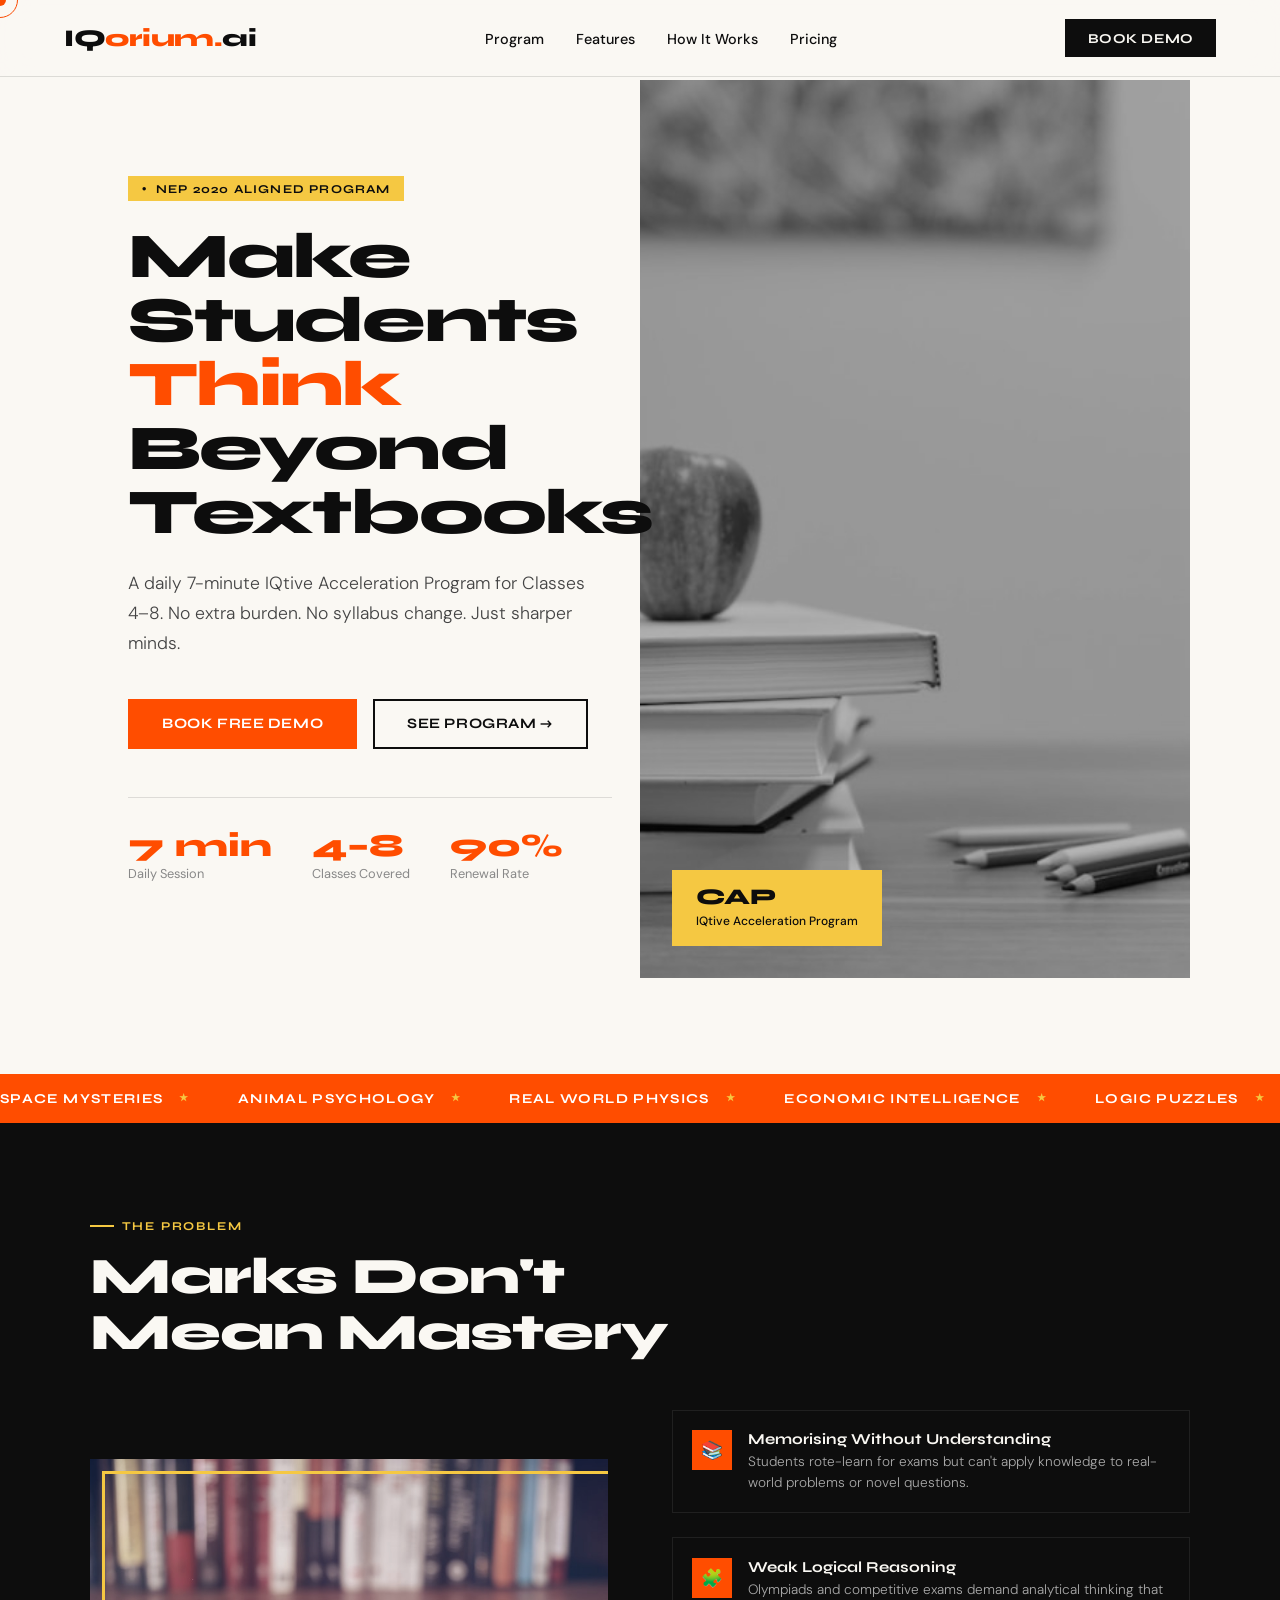
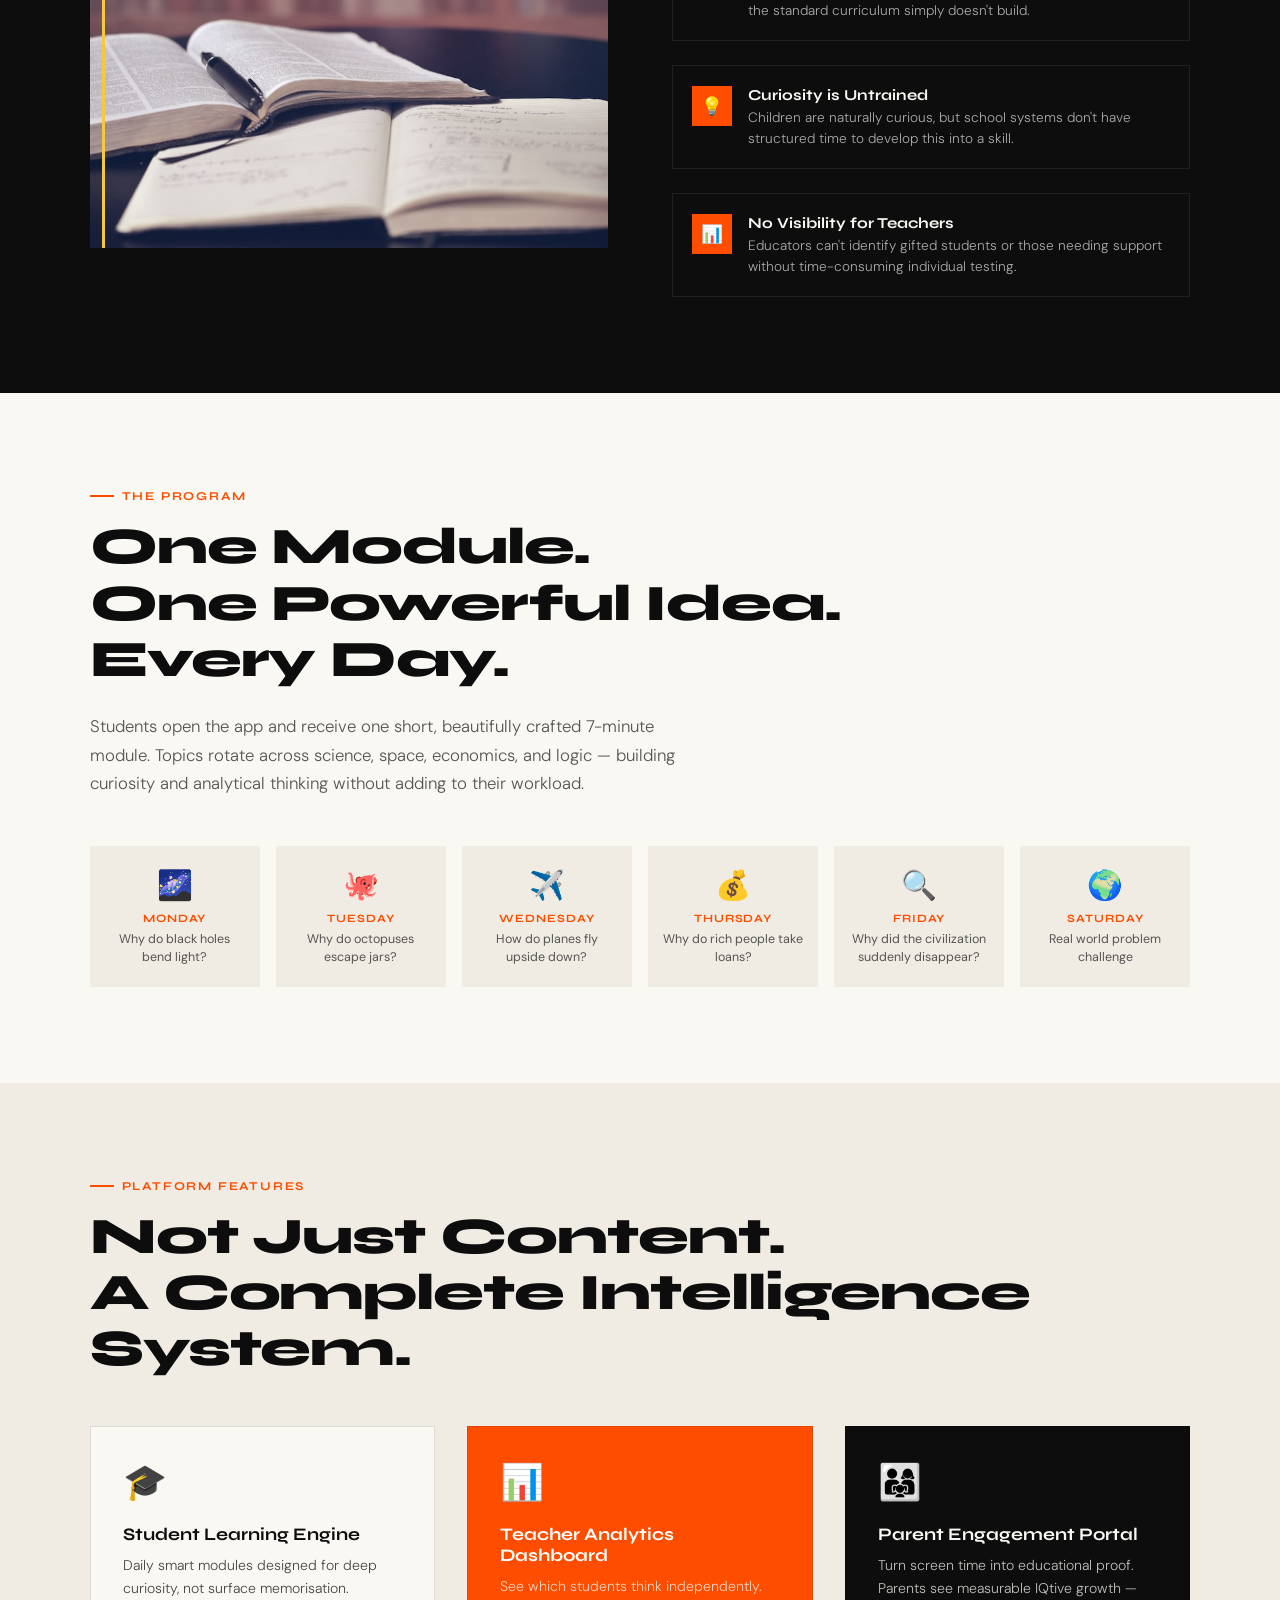
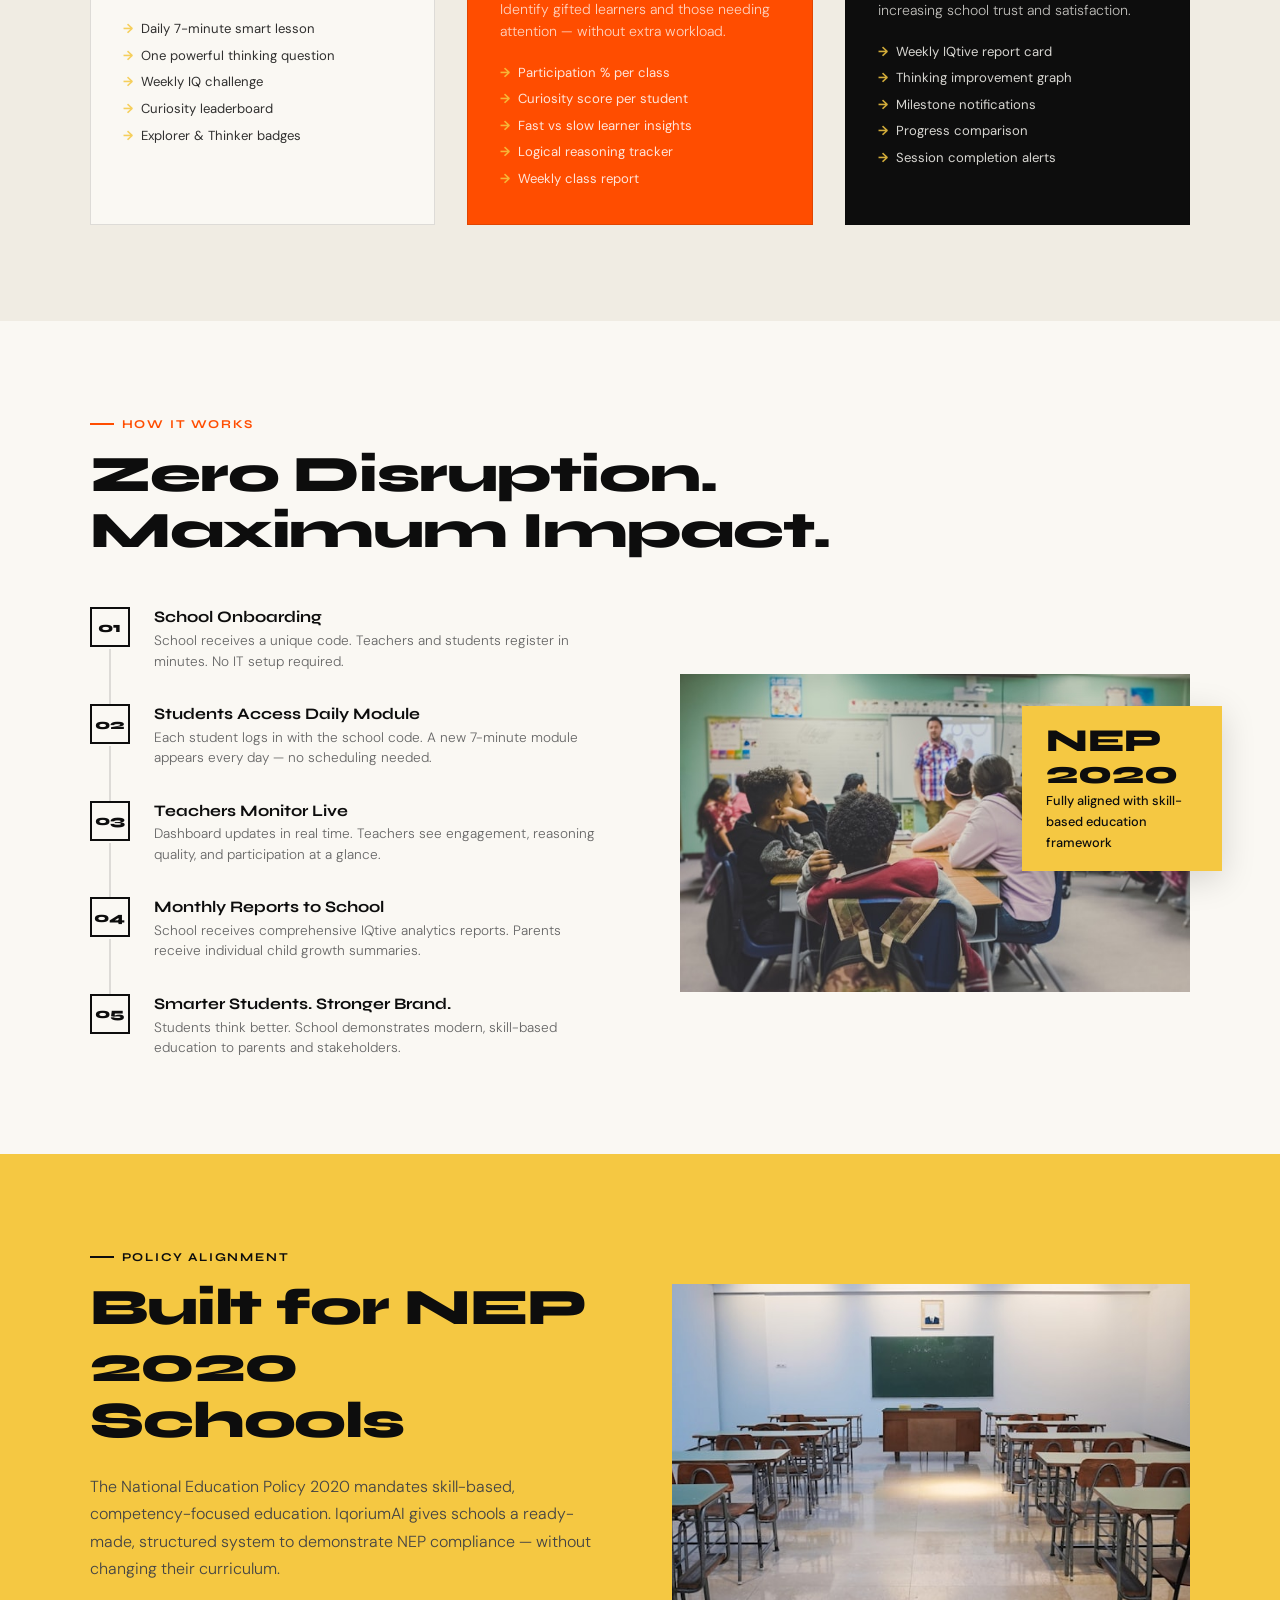
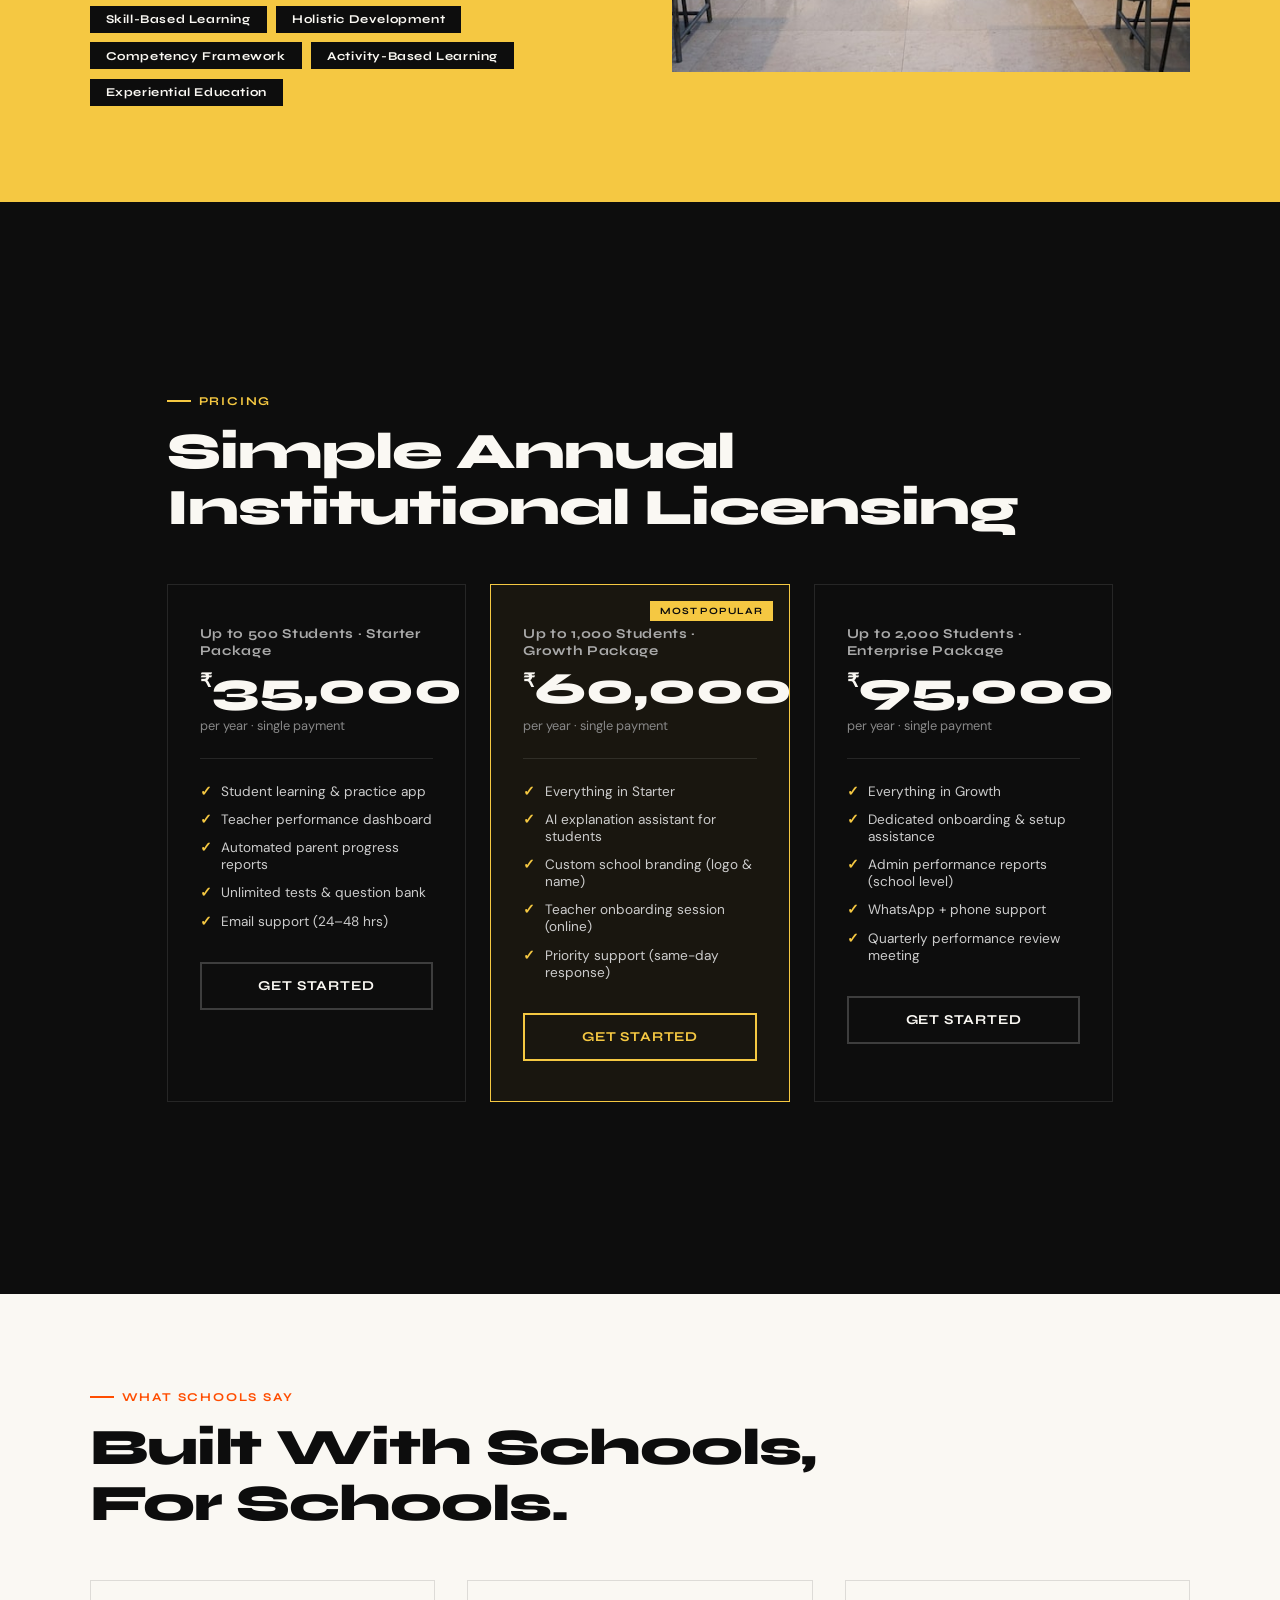
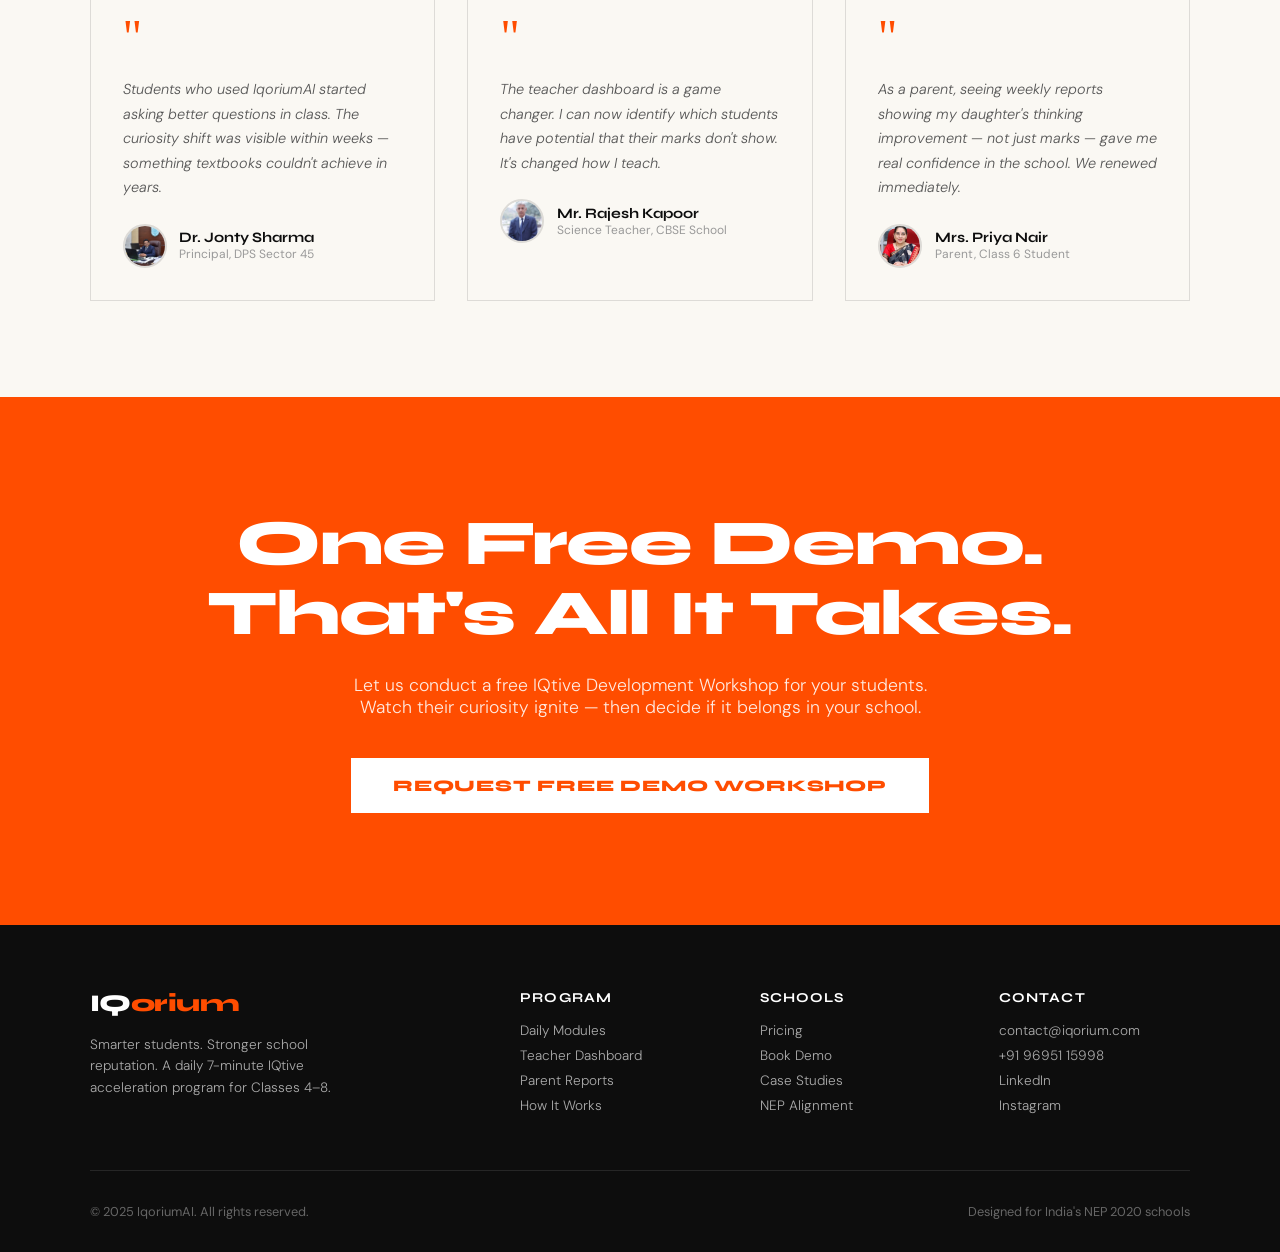
<file: index.html>
<!doctype html>
<html lang="en">
  <head>
    <meta charset="UTF-8" />
    <meta name="viewport" content="width=device-width, initial-scale=1.0" />
    <title>IqoriumAI — IQtive Acceleration Program</title>
    <link
      href="https://fonts.googleapis.com/css2?family=Syne:wght@400;600;700;800&family=DM+Sans:ital,wght@0,300;0,400;0,500;1,300&display=swap"
      rel="stylesheet"
    />
    <link rel="icon" type="image/png" href="https://cdn-icons-png.flaticon.com/512/5281/5281690.png">
    <link rel="stylesheet" href="style.css" />
  </head>
  <body>
    <!-- Cursor -->
    <div class="cursor" id="cursor"></div>
    <div class="cursor-ring" id="cursorRing"></div>

    <!-- NAV -->
    <nav>
      <div class="nav-logo">IQ<span>orium.</span>ai</div>
      <ul class="nav-links">
        <li><a href="#program">Program</a></li>
        <li><a href="#features">Features</a></li>
        <li><a href="#how">How It Works</a></li>
        <li><a href="#pricing">Pricing</a></li>
      </ul>
      <a href="mailto:contact@iqorium.com?subject=Free Demo Workshop Request">
        <button
          class="nav-cta"
          onclick="
            scrollTo({
              top: document.getElementById('cta').offsetTop,
              behavior: 'smooth',
            })
          "
        >
        
          Book Demo
        </button>
      </a>
      <div class="hamburger" id="hamburger">
        <span></span><span></span><span></span>
      </div>
    </nav>

    <!-- HERO -->
    <section class="hero">
      <div class="hero-left">
        <div class="hero-tag">NEP 2020 Aligned Program</div>
        <h1>Make Students <em>Think</em> Beyond Textbooks</h1>
        <p class="hero-sub">
          A daily 7-minute IQtive Acceleration Program for Classes 4–8. No extra
          burden. No syllabus change. Just sharper minds.
        </p>
        <div class="hero-actions">
          <a href="mailto:contact@iqorium.com?subject=Free Demo Workshop Request" class="btn-primary">Book Free Demo</a>
          <a href="#program" class="btn-outline">See Program →</a>
        </div>
        <div class="hero-stats">
          <div>
            <div class="stat-num">7 min</div>
            <div class="stat-label">Daily Session</div>
          </div>
          <div>
            <div class="stat-num">4–8</div>
            <div class="stat-label">Classes Covered</div>
          </div>
          <div>
            <div class="stat-num">90%</div>
            <div class="stat-label">Renewal Rate</div>
          </div>
        </div>
      </div>
      <div class="hero-right">
        <img src="assets/image1.jpeg" alt="Students learning" />
        <div class="hero-badge">
          <strong>CAP</strong>
          <span>IQtive Acceleration Program</span>
        </div>
      </div>
    </section>

    <!-- MARQUEE -->
    <div class="marquee-wrap">
      <div class="marquee-track">
        <span class="marquee-item">Space Mysteries</span>
        <span class="marquee-item">Animal Psychology</span>
        <span class="marquee-item">Real World Physics</span>
        <span class="marquee-item">Economic Intelligence</span>
        <span class="marquee-item">Logic Puzzles</span>
        <span class="marquee-item">Brain Challenges</span>
        <span class="marquee-item">Curiosity Training</span>
        <span class="marquee-item">Critical Thinking</span>
        <span class="marquee-item">Space Mysteries</span>
        <span class="marquee-item">Animal Psychology</span>
        <span class="marquee-item">Real World Physics</span>
        <span class="marquee-item">Economic Intelligence</span>
        <span class="marquee-item">Logic Puzzles</span>
        <span class="marquee-item">Brain Challenges</span>
        <span class="marquee-item">Curiosity Training</span>
        <span class="marquee-item">Critical Thinking</span>
      </div>
    </div>

    <!-- PROBLEM -->
    <section class="problem">
      <div class="section-label">The Problem</div>
      <h2>Marks Don't<br />Mean Mastery</h2>
      <div class="problem-grid">
        <div class="problem-img reveal">
          <img src="assets/image2.jpeg" alt="Students studying" />
        </div>
        <div class="problem-points">
          <div class="problem-point reveal">
            <div class="pp-icon">📚</div>
            <div>
              <div class="pp-title">Memorising Without Understanding</div>
              <div class="pp-desc">
                Students rote-learn for exams but can't apply knowledge to
                real-world problems or novel questions.
              </div>
            </div>
          </div>
          <div class="problem-point reveal">
            <div class="pp-icon">🧩</div>
            <div>
              <div class="pp-title">Weak Logical Reasoning</div>
              <div class="pp-desc">
                Olympiads and competitive exams demand analytical thinking that
                the standard curriculum simply doesn't build.
              </div>
            </div>
          </div>
          <div class="problem-point reveal">
            <div class="pp-icon">💡</div>
            <div>
              <div class="pp-title">Curiosity is Untrained</div>
              <div class="pp-desc">
                Children are naturally curious, but school systems don't have
                structured time to develop this into a skill.
              </div>
            </div>
          </div>
          <div class="problem-point reveal">
            <div class="pp-icon">📊</div>
            <div>
              <div class="pp-title">No Visibility for Teachers</div>
              <div class="pp-desc">
                Educators can't identify gifted students or those needing
                support without time-consuming individual testing.
              </div>
            </div>
          </div>
        </div>
      </div>
    </section>

    <!-- PROGRAM -->
    <section id="program">
      <div class="section-label">The Program</div>
      <h2>One Module.<br />One Powerful Idea.<br />Every Day.</h2>
      <div class="program-intro">
        <p>
          Students open the app and receive one short, beautifully crafted
          7-minute module. Topics rotate across science, space, economics, and
          logic — building curiosity and analytical thinking without adding to
          their workload.
        </p>
      </div>
      <div class="week-grid">
        <div class="day-card reveal">
          <span class="day-emoji">🌌</span>
          <div class="day-name">Monday</div>
          <div class="day-topic">Why do black holes bend light?</div>
        </div>
        <div class="day-card reveal">
          <span class="day-emoji">🐙</span>
          <div class="day-name">Tuesday</div>
          <div class="day-topic">Why do octopuses escape jars?</div>
        </div>
        <div class="day-card reveal">
          <span class="day-emoji">✈️</span>
          <div class="day-name">Wednesday</div>
          <div class="day-topic">How do planes fly upside down?</div>
        </div>
        <div class="day-card reveal">
          <span class="day-emoji">💰</span>
          <div class="day-name">Thursday</div>
          <div class="day-topic">Why do rich people take loans?</div>
        </div>
        <div class="day-card reveal">
          <span class="day-emoji">🔍</span>
          <div class="day-name">Friday</div>
          <div class="day-topic">Why did the civilization suddenly disappear?</div>
        </div>
        <div class="day-card reveal">
          <span class="day-emoji">🌍</span>
          <div class="day-name">Saturday</div>
          <div class="day-topic">Real world problem challenge</div>
        </div>
       
      </div>
    </section>

    <!-- FEATURES -->
    <section class="features" id="features">
      <div class="section-label">Platform Features</div>
      <h2>Not Just Content.<br />A Complete Intelligence System.</h2>
      <div class="features-grid">
        <div class="feature-card reveal">
          <span class="feature-icon">🎓</span>
          <div class="feature-title">Student Learning Engine</div>
          <div class="feature-desc">
            Daily smart modules designed for deep curiosity, not surface
            memorisation.
          </div>
          <ul class="feature-list">
            <li>Daily 7-minute smart lesson</li>
            <li>One powerful thinking question</li>
            <li>Weekly IQ challenge</li>
            <li>Curiosity leaderboard</li>
            <li>Explorer & Thinker badges</li>
          </ul>
        </div>
        <div class="feature-card accent-card reveal">
          <span class="feature-icon">📊</span>
          <div class="feature-title">Teacher Analytics Dashboard</div>
          <div class="feature-desc">
            See which students think independently. Identify gifted learners and
            those needing attention — without extra workload.
          </div>
          <ul class="feature-list">
            <li>Participation % per class</li>
            <li>Curiosity score per student</li>
            <li>Fast vs slow learner insights</li>
            <li>Logical reasoning tracker</li>
            <li>Weekly class report</li>
          </ul>
        </div>
        <div class="feature-card dark-card reveal">
          <span class="feature-icon">👨‍👩‍👧</span>
          <div class="feature-title">Parent Engagement Portal</div>
          <div class="feature-desc">
            Turn screen time into educational proof. Parents see measurable
            IQtive growth — increasing school trust and satisfaction.
          </div>
          <ul class="feature-list">
            <li>Weekly IQtive report card</li>
            <li>Thinking improvement graph</li>
            <li>Milestone notifications</li>
            <li>Progress comparison</li>
            <li>Session completion alerts</li>
          </ul>
        </div>
      </div>
    </section>

    <!-- HOW IT WORKS -->
    <section id="how">
      <div class="section-label">How It Works</div>
      <h2>Zero Disruption.<br />Maximum Impact.</h2>
      <div class="how-grid">
        <div class="steps">
          <div class="step reveal">
            <div class="step-num">01</div>
            <div class="step-content">
              <h3>School Onboarding</h3>
              <p>
                School receives a unique code. Teachers and students register in
                minutes. No IT setup required.
              </p>
            </div>
          </div>
          <div class="step reveal">
            <div class="step-num">02</div>
            <div class="step-content">
              <h3>Students Access Daily Module</h3>
              <p>
                Each student logs in with the school code. A new 7-minute module
                appears every day — no scheduling needed.
              </p>
            </div>
          </div>
          <div class="step reveal">
            <div class="step-num">03</div>
            <div class="step-content">
              <h3>Teachers Monitor Live</h3>
              <p>
                Dashboard updates in real time. Teachers see engagement,
                reasoning quality, and participation at a glance.
              </p>
            </div>
          </div>
          <div class="step reveal">
            <div class="step-num">04</div>
            <div class="step-content">
              <h3>Monthly Reports to School</h3>
              <p>
                School receives comprehensive IQtive analytics reports. Parents
                receive individual child growth summaries.
              </p>
            </div>
          </div>
          <div class="step reveal">
            <div class="step-num">05</div>
            <div class="step-content">
              <h3>Smarter Students. Stronger Brand.</h3>
              <p>
                Students think better. School demonstrates modern, skill-based
                education to parents and stakeholders.
              </p>
            </div>
          </div>
        </div>
        <div class="how-visual reveal">
          <img
            class="how-img"
            src="assets/image3.jpeg"
            alt="Classroom engagement"
          />
          <div class="how-card">
            <strong>NEP<br />2020</strong>
            <span>Fully aligned with skill-based education framework</span>
          </div>
        </div>
      </div>
    </section>

    <!-- NEP -->
    <section class="nep">
      <div class="nep-inner">
        <div>
          <div
            class="section-label"
            style="color: var(--ink); --accent: var(--ink)"
          >
            Policy Alignment
          </div>
          <h2>Built for NEP 2020 Schools</h2>
          <p>
            The National Education Policy 2020 mandates skill-based,
            competency-focused education. IqoriumAI gives schools a ready-made,
            structured system to demonstrate NEP compliance — without changing
            their curriculum.
          </p>
          <div class="nep-tags">
            <span class="nep-tag">Skill-Based Learning</span>
            <span class="nep-tag">Holistic Development</span>
            <span class="nep-tag">Competency Framework</span>
            <span class="nep-tag">Activity-Based Learning</span>
            <span class="nep-tag">Experiential Education</span>
          </div>
        </div>
        <div class="nep-img reveal">
          <img src="assets/image4.jpeg" alt="Modern education" />
        </div>
      </div>
    </section>

    <!-- PRICING -->
    <section class="pricing" id="pricing">
      <section class="pricing" id="pricing">
  <div class="section-label">Pricing</div>
  <h2>Simple Annual<br />Institutional Licensing</h2>

  <div class="pricing-grid">
<!-- STARTER -->
<div class="price-card reveal">
  <div class="price-students">Up to 500 Students · Starter Package</div>
  <div class="price-amount"><sup>₹</sup>35,000</div>
  <div class="price-year">per year · single payment</div>
  <div class="price-divider"></div>

  <ul class="price-features">
    <li>Student learning & practice app</li>
    <li>Teacher performance dashboard</li>
    <li>Automated parent progress reports</li>
    <li>Unlimited tests & question bank</li>
    <li>Email support (24–48 hrs)</li>
  </ul>

  <a href="#cta" class="price-cta">Get Started</a>
</div>


<!-- GROWTH -->
<div class="price-card featured reveal">
  <div class="price-students">Up to 1,000 Students · Growth Package</div>
  <div class="price-amount"><sup>₹</sup>60,000</div>
  <div class="price-year">per year · single payment</div>
  <div class="price-divider"></div>

  <ul class="price-features">
    <li>Everything in Starter</li>
    <li>AI explanation assistant for students</li>
    <li>Custom school branding (logo & name)</li>
    <li>Teacher onboarding session (online)</li>
    <li>Priority support (same-day response)</li>
  </ul>

  <a href="#cta" class="price-cta">Get Started</a>
</div>


<!-- ENTERPRISE -->
<div class="price-card reveal">
  <div class="price-students">Up to 2,000 Students · Enterprise Package</div>
  <div class="price-amount"><sup>₹</sup>95,000</div>
  <div class="price-year">per year · single payment</div>
  <div class="price-divider"></div>

  <ul class="price-features">
    <li>Everything in Growth</li>
    <li>Dedicated onboarding & setup assistance</li>
    <li>Admin performance reports (school level)</li>
    <li>WhatsApp + phone support</li>
    <li>Quarterly performance review meeting</li>
  </ul>

  <a href="#cta" class="price-cta">Get Started</a>
</div>
  </div>
</section>

    </section>

    <!-- TESTIMONIALS -->
    <section class="testimonials">
      <div class="section-label">What Schools Say</div>
      <h2>Built With Schools,<br />For Schools.</h2>
      <div class="test-grid">
        <div class="test-card reveal">
          <div class="test-quote">"</div>
          <p class="test-text">
            Students who used IqoriumAI started asking better questions in
            class. The curiosity shift was visible within weeks — something
            textbooks couldn't achieve in years.
          </p>
          <div class="test-author">
            <div class="test-avatar">
              <img
                src="./assets/testimonial-1.jpeg"
                alt="Principal"
              />
            </div>
            <div>
              <div class="test-name">Dr. Jonty Sharma</div>
              <div class="test-role">Principal, DPS Sector 45</div>
            </div>
          </div>
        </div>
        <div class="test-card reveal">
          <div class="test-quote">"</div>
          <p class="test-text">
            The teacher dashboard is a game changer. I can now identify which
            students have potential that their marks don't show. It's changed
            how I teach.
          </p>
          <div class="test-author">
            <div class="test-avatar">
              <img
                src="./assets/testimonial-2.jpg"
                alt="Teacher"
              />
            </div>
            <div>
              <div class="test-name">Mr. Rajesh Kapoor</div>
              <div class="test-role">Science Teacher, CBSE School</div>
            </div>
          </div>
        </div>
        <div class="test-card reveal">
          <div class="test-quote">"</div>
          <p class="test-text">
            As a parent, seeing weekly reports showing my daughter's thinking
            improvement — not just marks — gave me real confidence in the
            school. We renewed immediately.
          </p>
          <div class="test-author">
            <div class="test-avatar">
              <img
                src="./assets/testimonial-3.jpg"
                alt="Parent"
              />
            </div>
            <div>
              <div class="test-name">Mrs. Priya Nair</div>
              <div class="test-role">Parent, Class 6 Student</div>
            </div>
          </div>
        </div>
      </div>
    </section>

    <!-- CTA -->
    <section class="cta-section" id="cta">
      <h2>One Free Demo.<br />That's All It Takes.</h2>
      <p>
        Let us conduct a free IQtive Development Workshop for your students.
        Watch their curiosity ignite — then decide if it belongs in your school.
      </p>
      <a
        href="mailto:contact@iqorium.com?subject=Free Demo Workshop Request"
        class="btn-white"
        >Request Free Demo Workshop</a
      >
    </section>

    <!-- FOOTER -->
    <footer>
      <div class="footer-top">
        <div class="footer-brand">
          <div class="nav-logo" style="color: #fff">
            IQ<span style="color: var(--accent)">orium</span>
          </div>
          <p>
            Smarter students. Stronger school reputation. A daily 7-minute
            IQtive acceleration program for Classes 4–8.
          </p>
        </div>
        <div class="footer-col">
          <h4>Program</h4>
          <a href="#program">Daily Modules</a>
          <a href="#features">Teacher Dashboard</a>
          <a href="#features">Parent Reports</a>
          <a href="#how">How It Works</a>
        </div>
        <div class="footer-col">
          <h4>Schools</h4>
          <a href="#pricing">Pricing</a>
          <a href="#cta">Book Demo</a>
          <a href="#">Case Studies</a>
          <a href="#">NEP Alignment</a>
        </div>
        <div class="footer-col">
          <h4>Contact</h4>
          <a href="mailto:contact@iqorium.com">contact@iqorium.com</a>
          <a href="tel:+919999999999">+91 96951 15998</a>
          <a href="#">LinkedIn</a>
          <a href="#">Instagram</a>
        </div>
      </div>
      <div class="footer-bottom">
        <span>© 2025 IqoriumAI. All rights reserved.</span>
        <span>Designed for India's NEP 2020 schools</span>
      </div>
    </footer>

    <script src="main.js"></script>
  </body>
</html>
</file>
<file: style.css>
:root {
  --ink: #0d0d0d;
  --paper: #faf8f3;
  --accent: #ff4d00;
  --gold: #f5c842;
  --sky: #c8e8ff;
  --mid: #4a3f6b;
  --soft: #f0ece3;
  --border: rgba(13, 13, 13, 0.12);
}

*,
*::before,
*::after {
  box-sizing: border-box;
  margin: 0;
  padding: 0;
}

html {
  scroll-behavior: smooth;
}

body {
  font-family: "DM Sans", sans-serif;
  background: var(--paper);
  color: var(--ink);
  overflow-x: hidden;
}

/* ─── CURSOR ─── */
.cursor {
  width: 12px;
  height: 12px;
  background: var(--accent);
  border-radius: 50%;
  position: fixed;
  top: 0;
  left: 0;
  pointer-events: none;
  z-index: 9999;
  transition:
    transform 0.15s ease,
    width 0.2s,
    height 0.2s;
  mix-blend-mode: multiply;
}
.cursor-ring {
  width: 36px;
  height: 36px;
  border: 1.5px solid var(--accent);
  border-radius: 50%;
  position: fixed;
  top: 0;
  left: 0;
  pointer-events: none;
  z-index: 9998;
  transition: transform 0.35s ease;
  mix-blend-mode: multiply;
}

/* ─── NAV ─── */
nav {
  position: fixed;
  top: 0;
  left: 0;
  right: 0;
  z-index: 100;
  display: flex;
  align-items: center;
  justify-content: space-between;
  padding: 1.2rem 5%;
  background: rgba(250, 248, 243, 0.88);
  backdrop-filter: blur(16px);
  border-bottom: 1px solid var(--border);
}
.nav-logo {
  font-family: "Syne", sans-serif;
  font-weight: 800;
  font-size: 1.5rem;
  letter-spacing: -0.02em;
}
.nav-logo span {
  color: var(--accent);
}
.nav-links {
  display: flex;
  gap: 2rem;
  list-style: none;
}
.nav-links a {
  text-decoration: none;
  color: var(--ink);
  font-size: 0.9rem;
  font-weight: 500;
  transition: color 0.2s;
}
.nav-links a:hover {
  color: var(--accent);
}
.nav-cta {
  background: var(--ink);
  color: var(--paper);
  border: none;
  padding: 0.65rem 1.4rem;
  font-family: "Syne", sans-serif;
  font-weight: 700;
  font-size: 0.85rem;
  letter-spacing: 0.04em;
  cursor: pointer;
  text-transform: uppercase;
  transition:
    background 0.2s,
    transform 0.2s;
}
.nav-cta:hover {
  background: var(--accent);
  transform: translateY(-1px);
}
.hamburger {
  display: none;
  flex-direction: column;
  gap: 5px;
  cursor: pointer;
}
.hamburger span {
  width: 24px;
  height: 2px;
  background: var(--ink);
  transition: 0.3s;
}

/* ─── HERO ─── */
.hero {
  min-height: 100vh;
  display: grid;
  grid-template-columns: 1fr 1fr;
  gap: 0;
  padding-top: 80px;
  overflow: hidden;
  position: relative;
}
.hero-left {
  display: flex;
  flex-direction: column;
  justify-content: center;
  padding: 6rem 5% 6rem 7%;
  position: relative;
  z-index: 2;
}
.hero-tag {
  display: inline-flex;
  align-items: center;
  gap: 0.5rem;
  background: var(--gold);
  padding: 0.35rem 0.85rem;
  font-family: "Syne", sans-serif;
  font-size: 0.75rem;
  font-weight: 700;
  letter-spacing: 0.1em;
  text-transform: uppercase;
  margin-bottom: 1.5rem;
  width: fit-content;
}
.hero-tag::before {
  content: "●";
  font-size: 0.5rem;
}
h1 {
  font-family: "Syne", sans-serif;
  font-weight: 800;
  font-size: clamp(2.8rem, 5vw, 5rem);
  line-height: 1;
  letter-spacing: -0.03em;
  margin-bottom: 1.5rem;
}
h1 em {
  color: var(--accent);
  font-style: normal;
}
.hero-sub {
  font-size: 1.1rem;
  line-height: 1.7;
  color: #444;
  max-width: 480px;
  margin-bottom: 2.5rem;
  font-weight: 300;
}
.hero-actions {
  display: flex;
  gap: 1rem;
  flex-wrap: wrap;
}
.btn-primary {
  background: var(--accent);
  color: #fff;
  border: 2px solid var(--accent);
  padding: 0.9rem 2rem;
  font-family: "Syne", sans-serif;
  font-weight: 700;
  font-size: 0.9rem;
  letter-spacing: 0.04em;
  text-transform: uppercase;
  cursor: pointer;
  transition: all 0.2s;
  text-decoration: none;
  display: inline-block;
}
.btn-primary:hover {
  background: transparent;
  color: var(--accent);
  transform: translateY(-2px);
}
.btn-outline {
  background: transparent;
  color: var(--ink);
  border: 2px solid var(--ink);
  padding: 0.9rem 2rem;
  font-family: "Syne", sans-serif;
  font-weight: 700;
  font-size: 0.9rem;
  letter-spacing: 0.04em;
  text-transform: uppercase;
  cursor: pointer;
  transition: all 0.2s;
  text-decoration: none;
  display: inline-block;
}
.btn-outline:hover {
  background: var(--ink);
  color: var(--paper);
}
.hero-stats {
  display: flex;
  gap: 2.5rem;
  margin-top: 3rem;
  padding-top: 2rem;
  border-top: 1px solid var(--border);
}
.stat-num {
  font-family: "Syne", sans-serif;
  font-weight: 800;
  font-size: 2rem;
  color: var(--accent);
  line-height: 1;
}
.stat-label {
  font-size: 0.8rem;
  color: #888;
  margin-top: 0.2rem;
  font-weight: 400;
}

.hero-right {
  position: relative;
  overflow: hidden;
  background: var(--ink);
}
.hero-right img {
  width: 100%;
  height: 100%;
  object-fit: cover;
  opacity: 0.7;
  mix-blend-mode: luminosity;
}
.hero-right::before {
  content: "";
  position: absolute;
  inset: 0;
  background: linear-gradient(135deg, var(--accent) 33 0%, transparent 60%);
  z-index: 1;
}
.hero-badge {
  position: absolute;
  bottom: 2rem;
  left: 2rem;
  background: var(--gold);
  padding: 1rem 1.5rem;
  z-index: 2;
  animation: float 3s ease-in-out infinite;
}
.hero-badge strong {
  font-family: "Syne", sans-serif;
  font-size: 1.4rem;
  font-weight: 800;
  display: block;
  line-height: 1;
}
.hero-badge span {
  font-size: 0.75rem;
  font-weight: 500;
}
@keyframes float {
  0%,
  100% {
    transform: translateY(0);
  }
  50% {
    transform: translateY(-8px);
  }
}

/* ─── MARQUEE ─── */
.marquee-wrap {
  background: var(--accent);
  padding: 1rem 0;
  overflow: hidden;
}
.marquee-track {
  display: flex;
  gap: 3rem;
  white-space: nowrap;
  animation: marquee 18s linear infinite;
}
.marquee-item {
  font-family: "Syne", sans-serif;
  font-weight: 700;
  font-size: 0.85rem;
  letter-spacing: 0.1em;
  text-transform: uppercase;
  color: #fff;
  display: flex;
  align-items: center;
  gap: 1rem;
  flex-shrink: 0;
}
.marquee-item::after {
  content: "★";
  font-size: 0.6rem;
  color: var(--gold);
}
@keyframes marquee {
  0% {
    transform: translateX(0);
  }
  100% {
    transform: translateX(-50%);
  }
}

/* ─── SECTIONS COMMON ─── */
section {
  padding: 6rem 7%;
}
.section-label {
  font-family: "Syne", sans-serif;
  font-size: 0.75rem;
  font-weight: 700;
  letter-spacing: 0.15em;
  text-transform: uppercase;
  color: var(--accent);
  margin-bottom: 1rem;
  display: flex;
  align-items: center;
  gap: 0.5rem;
}
.section-label::before {
  content: "";
  width: 24px;
  height: 2px;
  background: var(--accent);
}
h2 {
  font-family: "Syne", sans-serif;
  font-weight: 800;
  font-size: clamp(2rem, 4vw, 3.2rem);
  line-height: 1.1;
  letter-spacing: -0.02em;
  margin-bottom: 1.5rem;
}

/* ─── PROBLEM ─── */
.problem {
  background: var(--ink);
  color: var(--paper);
}
.problem h2 {
  color: var(--paper);
}
.problem .section-label {
  color: var(--gold);
}
.problem .section-label::before {
  background: var(--gold);
}
.problem-grid {
  display: grid;
  grid-template-columns: 1fr 1fr;
  gap: 4rem;
  align-items: center;
  margin-top: 3rem;
}
.problem-img {
  position: relative;
  aspect-ratio: 4/3;
  overflow: hidden;
}
.problem-img img {
  width: 100%;
  height: 100%;
  object-fit: cover;
  filter: grayscale(30%);
  transition: transform 0.5s ease;
}
.problem-img:hover img {
  transform: scale(1.04);
}
.problem-img::after {
  content: "";
  position: absolute;
  inset: 0;
  border: 3px solid var(--gold);
  transform: translate(12px, 12px);
  pointer-events: none;
}
.problem-points {
  display: flex;
  flex-direction: column;
  gap: 1.5rem;
}
.problem-point {
  display: flex;
  gap: 1rem;
  align-items: flex-start;
  padding: 1.2rem;
  border: 1px solid rgba(255, 255, 255, 0.08);
  transition:
    border-color 0.3s,
    transform 0.3s;
}
.problem-point:hover {
  border-color: var(--accent);
  transform: translateX(6px);
}
.pp-icon {
  width: 40px;
  height: 40px;
  flex-shrink: 0;
  background: var(--accent);
  display: flex;
  align-items: center;
  justify-content: center;
  font-size: 1.1rem;
}
.pp-title {
  font-family: "Syne", sans-serif;
  font-weight: 700;
  font-size: 0.95rem;
  margin-bottom: 0.3rem;
}
.pp-desc {
  font-size: 0.85rem;
  color: #aaa;
  line-height: 1.5;
  font-weight: 300;
}

/* ─── PROGRAM ─── */
.program-intro {
  max-width: 600px;
  margin-bottom: 3rem;
}
.program-intro p {
  font-size: 1.05rem;
  color: #555;
  line-height: 1.7;
  font-weight: 300;
}
.week-grid {
  display: grid;
  grid-template-columns: repeat(6, 1fr);
  gap: 1rem;
  justify-content: center;
}
.day-card {
  background: var(--soft);
  padding: 1.2rem 0.8rem;
  text-align: center;
  border: 1px solid transparent;
  cursor: default;
  transition: all 0.3s;
  position: relative;
  overflow: hidden;
}
.day-card::before {
  content: "";
  position: absolute;
  bottom: 0;
  left: 0;
  right: 0;
  height: 3px;
  background: var(--accent);
  transform: scaleX(0);
  transform-origin: left;
  transition: transform 0.3s;
}
.day-card:hover {
  border-color: var(--accent);
  transform: translateY(-4px);
  box-shadow: 0 8px 24px rgba(255, 77, 0, 0.12);
}
.day-card:hover::before {
  transform: scaleX(1);
}
.day-emoji {
  font-size: 1.8rem;
  margin-bottom: 0.5rem;
  display: block;
}
.day-name {
  font-family: "Syne", sans-serif;
  font-weight: 700;
  font-size: 0.7rem;
  letter-spacing: 0.08em;
  text-transform: uppercase;
  color: var(--accent);
  margin-bottom: 0.4rem;
}
.day-topic {
  font-size: 0.78rem;
  color: #555;
  line-height: 1.4;
  font-weight: 400;
}

/* ─── FEATURES ─── */
.features {
  background: var(--soft);
}
.features-grid {
  display: grid;
  grid-template-columns: 1fr 1fr 1fr;
  gap: 2rem;
  margin-top: 3rem;
}
.feature-card {
  background: var(--paper);
  padding: 2rem;
  border: 1px solid var(--border);
  position: relative;
  overflow: hidden;
  transition:
    transform 0.3s,
    box-shadow 0.3s;
}
.feature-card:hover {
  transform: translateY(-6px);
  box-shadow: 0 16px 40px rgba(0, 0, 0, 0.1);
}
.feature-card.accent-card {
  background: var(--accent);
  color: #fff;
}
.feature-card.dark-card {
  background: var(--ink);
  color: var(--paper);
}
.feature-icon {
  font-size: 2.2rem;
  margin-bottom: 1.2rem;
  display: block;
}
.feature-title {
  font-family: "Syne", sans-serif;
  font-weight: 700;
  font-size: 1.1rem;
  margin-bottom: 0.6rem;
}
.feature-desc {
  font-size: 0.88rem;
  line-height: 1.6;
  opacity: 0.75;
  font-weight: 300;
}
.feature-list {
  list-style: none;
  margin-top: 1rem;
}
.feature-list li {
  font-size: 0.82rem;
  padding: 0.3rem 0;
  display: flex;
  gap: 0.5rem;
  align-items: center;
  opacity: 0.85;
}
.feature-list li::before {
  content: "→";
  color: var(--gold);
  font-weight: 700;
}

/* ─── HOW IT WORKS ─── */
.how-grid {
  display: grid;
  grid-template-columns: 1fr 1fr;
  gap: 5rem;
  align-items: center;
  margin-top: 3rem;
}
.steps {
  display: flex;
  flex-direction: column;
  gap: 2rem;
}
.step {
  display: flex;
  gap: 1.5rem;
  align-items: flex-start;
  position: relative;
}
.step:not(:last-child)::after {
  content: "";
  position: absolute;
  left: 19px;
  top: 42px;
  width: 2px;
  height: calc(100% + 1rem);
  background: var(--border);
}
.step-num {
  width: 40px;
  height: 40px;
  flex-shrink: 0;
  border: 2px solid var(--ink);
  display: flex;
  align-items: center;
  justify-content: center;
  font-family: "Syne", sans-serif;
  font-weight: 800;
  font-size: 0.9rem;
  background: var(--paper);
  z-index: 1;
  transition:
    background 0.3s,
    color 0.3s;
}
.step:hover .step-num {
  background: var(--accent);
  border-color: var(--accent);
  color: #fff;
}
.step-content h3 {
  font-family: "Syne", sans-serif;
  font-weight: 700;
  font-size: 1rem;
  margin-bottom: 0.3rem;
}
.step-content p {
  font-size: 0.85rem;
  color: #666;
  line-height: 1.5;
  font-weight: 300;
}
.how-visual {
  position: relative;
  /* Constrain image so it doesn't overpower the steps on large screens */
  max-height: 520px;
  align-self: center;
}
.how-img {
  width: 100%;
  max-height: 520px;
  object-fit: cover;
  display: block;
}
.how-card {
  position: absolute;
  top: 2rem;
  right: -2rem;
  background: var(--gold);
  padding: 1.2rem 1.5rem;
  max-width: 200px;
  box-shadow: 0 8px 32px rgba(0, 0, 0, 0.15);
}
.how-card strong {
  font-family: "Syne", sans-serif;
  font-size: 2rem;
  font-weight: 800;
  display: block;
  line-height: 1;
}
.how-card span {
  font-size: 0.8rem;
  font-weight: 500;
}

/* ─── NEP SECTION ─── */
.nep {
  background: var(--gold);
}
.nep-inner {
  display: grid;
  grid-template-columns: 1fr 1fr;
  gap: 4rem;
  align-items: center;
}
.nep h2 {
  color: var(--ink);
}
.nep p {
  font-size: 1rem;
  color: #444;
  line-height: 1.7;
  font-weight: 300;
}
.nep-tags {
  display: flex;
  flex-wrap: wrap;
  gap: 0.6rem;
  margin-top: 1.5rem;
}
.nep-tag {
  background: var(--ink);
  color: var(--paper);
  padding: 0.4rem 1rem;
  font-family: "Syne", sans-serif;
  font-weight: 700;
  font-size: 0.75rem;
  letter-spacing: 0.05em;
}
.nep-img {
  aspect-ratio: 4/3;
  overflow: hidden;
}
.nep-img img {
  width: 100%;
  height: 100%;
  object-fit: cover;
}

/* ─── PRICING ─── */
.pricing {
  background: var(--ink);
  color: var(--paper);
}
.pricing h2 {
  color: var(--paper);
}
.pricing .section-label {
  color: var(--gold);
}
.pricing .section-label::before {
  background: var(--gold);
}
.pricing-grid {
  display: grid;
  grid-template-columns: repeat(3, 1fr);
  gap: 1.5rem;
  margin-top: 3rem;
}
.price-card {
  border: 1px solid rgba(255, 255, 255, 0.1);
  padding: 2.5rem 2rem;
  transition:
    border-color 0.3s,
    transform 0.3s;
  position: relative;
  overflow: hidden;
}
.price-card:hover {
  border-color: var(--accent);
  transform: translateY(-4px);
}
.price-card.featured {
  border-color: var(--gold);
  background: rgba(245, 200, 66, 0.05);
}
.price-card.featured::before {
  content: "MOST POPULAR";
  position: absolute;
  top: 1rem;
  right: 1rem;
  background: var(--gold);
  color: var(--ink);
  font-family: "Syne", sans-serif;
  font-weight: 700;
  font-size: 0.6rem;
  letter-spacing: 0.1em;
  padding: 0.25rem 0.6rem;
}
.price-students {
  font-family: "Syne", sans-serif;
  font-weight: 700;
  font-size: 0.85rem;
  letter-spacing: 0.05em;
  color: #aaa;
  margin-bottom: 0.5rem;
}
.price-amount {
  font-family: "Syne", sans-serif;
  font-weight: 800;
  font-size: 2.8rem;
  line-height: 1;
  margin-bottom: 0.3rem;
}
.price-amount sup {
  font-size: 1.2rem;
  vertical-align: super;
}
.price-year {
  font-size: 0.8rem;
  color: #888;
  margin-bottom: 1.5rem;
}
.price-divider {
  height: 1px;
  background: rgba(255, 255, 255, 0.1);
  margin: 1.5rem 0;
}
.price-features {
  list-style: none;
  display: flex;
  flex-direction: column;
  gap: 0.7rem;
}
.price-features li {
  font-size: 0.85rem;
  color: #ccc;
  display: flex;
  gap: 0.6rem;
}
.price-features li::before {
  content: "✓";
  color: var(--gold);
  font-weight: 700;
  flex-shrink: 0;
}
.price-cta {
  display: block;
  text-align: center;
  margin-top: 2rem;
  padding: 0.85rem;
  border: 2px solid rgba(255, 255, 255, 0.2);
  font-family: "Syne", sans-serif;
  font-weight: 700;
  font-size: 0.85rem;
  letter-spacing: 0.06em;
  text-transform: uppercase;
  color: var(--paper);
  text-decoration: none;
  transition: all 0.3s;
}
.price-cta:hover {
  background: var(--accent);
  border-color: var(--accent);
}
.featured .price-cta {
  border-color: var(--gold);
  color: var(--gold);
}
.featured .price-cta:hover {
  background: var(--gold);
  color: var(--ink);
}

/* ─── TESTIMONIALS ─── */
.testimonials {
  background: var(--paper);
}
.test-grid {
  display: grid;
  grid-template-columns: 1fr 1fr 1fr;
  gap: 2rem;
  margin-top: 3rem;
}
.test-card {
  border: 1px solid var(--border);
  padding: 2rem;
  position: relative;
  transition:
    transform 0.3s,
    box-shadow 0.3s;
}
.test-card:hover {
  transform: translateY(-4px);
  box-shadow: 0 12px 32px rgba(0, 0, 0, 0.07);
}
.test-quote {
  font-size: 3rem;
  line-height: 1;
  color: var(--accent);
  font-family: Georgia, serif;
  margin-bottom: 1rem;
}
.test-text {
  font-size: 0.9rem;
  line-height: 1.7;
  color: #555;
  margin-bottom: 1.5rem;
  font-weight: 300;
  font-style: italic;
}
.test-author {
  display: flex;
  align-items: center;
  gap: 0.8rem;
}
.test-avatar {
  width: 44px;
  height: 44px;
  border-radius: 50%;
  overflow: hidden;
  border: 2px solid var(--border);
}
.test-avatar img {
  width: 100%;
  height: 100%;
  object-fit: cover;
}
.test-name {
  font-family: "Syne", sans-serif;
  font-weight: 700;
  font-size: 0.9rem;
}
.test-role {
  font-size: 0.75rem;
  color: #999;
}

/* ─── CTA ─── */
.cta-section {
  background: var(--accent);
  color: #fff;
  text-align: center;
  padding: 7rem 7%;
}
.cta-section h2 {
  color: #fff;
  font-size: clamp(2.2rem, 5vw, 4rem);
  margin-bottom: 1.5rem;
}
.cta-section p {
  font-size: 1.1rem;
  opacity: 0.88;
  max-width: 600px;
  margin: 0 auto 2.5rem;
  font-weight: 300;
}
.btn-white {
  background: #fff;
  color: var(--accent);
  border: 2px solid #fff;
  padding: 1rem 2.5rem;
  font-family: "Syne", sans-serif;
  font-weight: 800;
  font-size: 1rem;
  letter-spacing: 0.05em;
  text-transform: uppercase;
  cursor: pointer;
  transition: all 0.2s;
  text-decoration: none;
  display: inline-block;
}
.btn-white:hover {
  background: transparent;
  color: #fff;
}

/* ─── FOOTER ─── */
footer {
  background: var(--ink);
  color: var(--paper);
  padding: 4rem 7% 2rem;
}
.footer-top {
  display: grid;
  grid-template-columns: 2fr 1fr 1fr 1fr;
  gap: 3rem;
  padding-bottom: 3rem;
  border-bottom: 1px solid rgba(255, 255, 255, 0.1);
}
.footer-brand p {
  font-size: 0.85rem;
  color: #aaa;
  line-height: 1.6;
  margin-top: 1rem;
  max-width: 280px;
  font-weight: 300;
}
.footer-col h4 {
  font-family: "Syne", sans-serif;
  font-weight: 700;
  font-size: 0.85rem;
  letter-spacing: 0.08em;
  text-transform: uppercase;
  margin-bottom: 1rem;
  color: #fff;
}
.footer-col a {
  display: block;
  color: #aaa;
  text-decoration: none;
  font-size: 0.85rem;
  margin-bottom: 0.5rem;
  transition: color 0.2s;
  font-weight: 300;
}
.footer-col a:hover {
  color: var(--accent);
}
.footer-bottom {
  display: flex;
  justify-content: space-between;
  align-items: center;
  padding-top: 2rem;
  font-size: 0.8rem;
  color: #666;
}

/* ─── ANIMATIONS ─── */
.reveal {
  opacity: 0;
  transform: translateY(30px);
  transition:
    opacity 0.7s ease,
    transform 0.7s ease;
}
.reveal.visible {
  opacity: 1;
  transform: none;
}

/* ─── RESPONSIVE ─── */
@media (max-width: 1024px) {
  .week-grid {
    grid-template-columns: repeat(4, 1fr);
  }
  .features-grid {
    grid-template-columns: 1fr 1fr;
  }
  .footer-top {
    grid-template-columns: 1fr 1fr;
  }
  /* Slightly tighten image on mid-size screens */
  .how-visual {
    max-height: 460px;
  }
  .how-img {
    max-height: 460px;
  }
}

@media (max-width: 768px) {
  nav {
    padding: 1rem 5%;
  }
  .nav-links,
  .nav-cta {
    display: none;
  }
  .hamburger {
    display: flex;
  }

  /* Hero */
  .hero {
    grid-template-columns: 1fr;
  }
  .hero-right {
    display: none;
  }
  .hero-left {
    padding: 3rem 5% 3.5rem;
  }
  h1 {
    font-size: clamp(2rem, 8vw, 3rem);
  }
  .hero-sub {
    font-size: 0.95rem;
  }
  .hero-stats {
    flex-wrap: wrap;
    gap: 1.2rem;
    margin-top: 2rem;
    padding-top: 1.5rem;
  }
  .stat-num {
    font-size: 1.6rem;
  }

  /* Sections */
  section {
    padding: 3.5rem 5%;
  }
  h2 {
    font-size: clamp(1.6rem, 6vw, 2.4rem);
  }

  /* Problem */
  .problem-grid {
    grid-template-columns: 1fr;
    gap: 2rem;
  }

  /* Program */
  .week-grid {
    grid-template-columns: repeat(3, 1fr);
  }
  .day-emoji {
    font-size: 1.4rem;
  }

  /* Features */
  .features-grid {
    grid-template-columns: 1fr;
  }

  /* How it works */
  .how-grid {
    grid-template-columns: 1fr;
    gap: 2.5rem;
  }
  .how-visual {
    max-height: 320px;
  }
  .how-img {
    max-height: 320px;
    aspect-ratio: unset;
  }
  .how-card {
    right: 0;
    top: 1rem;
  }

  /* Pricing */
  .pricing-grid {
    grid-template-columns: 1fr;
  }
  .price-amount {
    font-size: 2.2rem;
  }

  /* Testimonials */
  .test-grid {
    grid-template-columns: 1fr;
  }

  /* NEP */
  .nep-inner {
    grid-template-columns: 1fr;
    gap: 2rem;
  }

  /* CTA */
  .cta-section {
    padding: 4rem 5%;
  }
  .cta-section p {
    font-size: 0.95rem;
  }
  .btn-white {
    font-size: 0.88rem;
    padding: 0.85rem 1.8rem;
  }

  /* Footer */
  .footer-top {
    grid-template-columns: 1fr 1fr;
    gap: 2rem;
  }
  .footer-bottom {
    flex-direction: column;
    gap: 0.5rem;
    text-align: center;
  }

  /* Cursor off on touch */
  .cursor,
  .cursor-ring {
    display: none;
  }
}

@media (max-width: 480px) {
  /* Hero */
  .hero-left {
    padding: 2.5rem 5% 3rem;
  }
  h1 {
    font-size: clamp(1.8rem, 9vw, 2.6rem);
  }
  .hero-actions {
    flex-direction: column;
  }
  .btn-primary,
  .btn-outline {
    text-align: center;
    width: 100%;
    padding: 0.85rem 1.5rem;
    font-size: 0.82rem;
  }

  /* Sections */
  section {
    padding: 3rem 5%;
  }
  h2 {
    font-size: clamp(1.5rem, 7vw, 2rem);
  }

  /* Program */
  .week-grid {
    grid-template-columns: repeat(2, 1fr);
  }

  /* How it works — extra compact on small phones */
  .how-visual {
    max-height: 260px;
  }
  .how-img {
    max-height: 260px;
  }

  /* Pricing */
  .price-card {
    padding: 1.8rem 1.4rem;
  }

  /* Footer */
  .footer-top {
    grid-template-columns: 1fr;
  }
  .footer-bottom {
    font-size: 0.72rem;
  }
}
</file>
